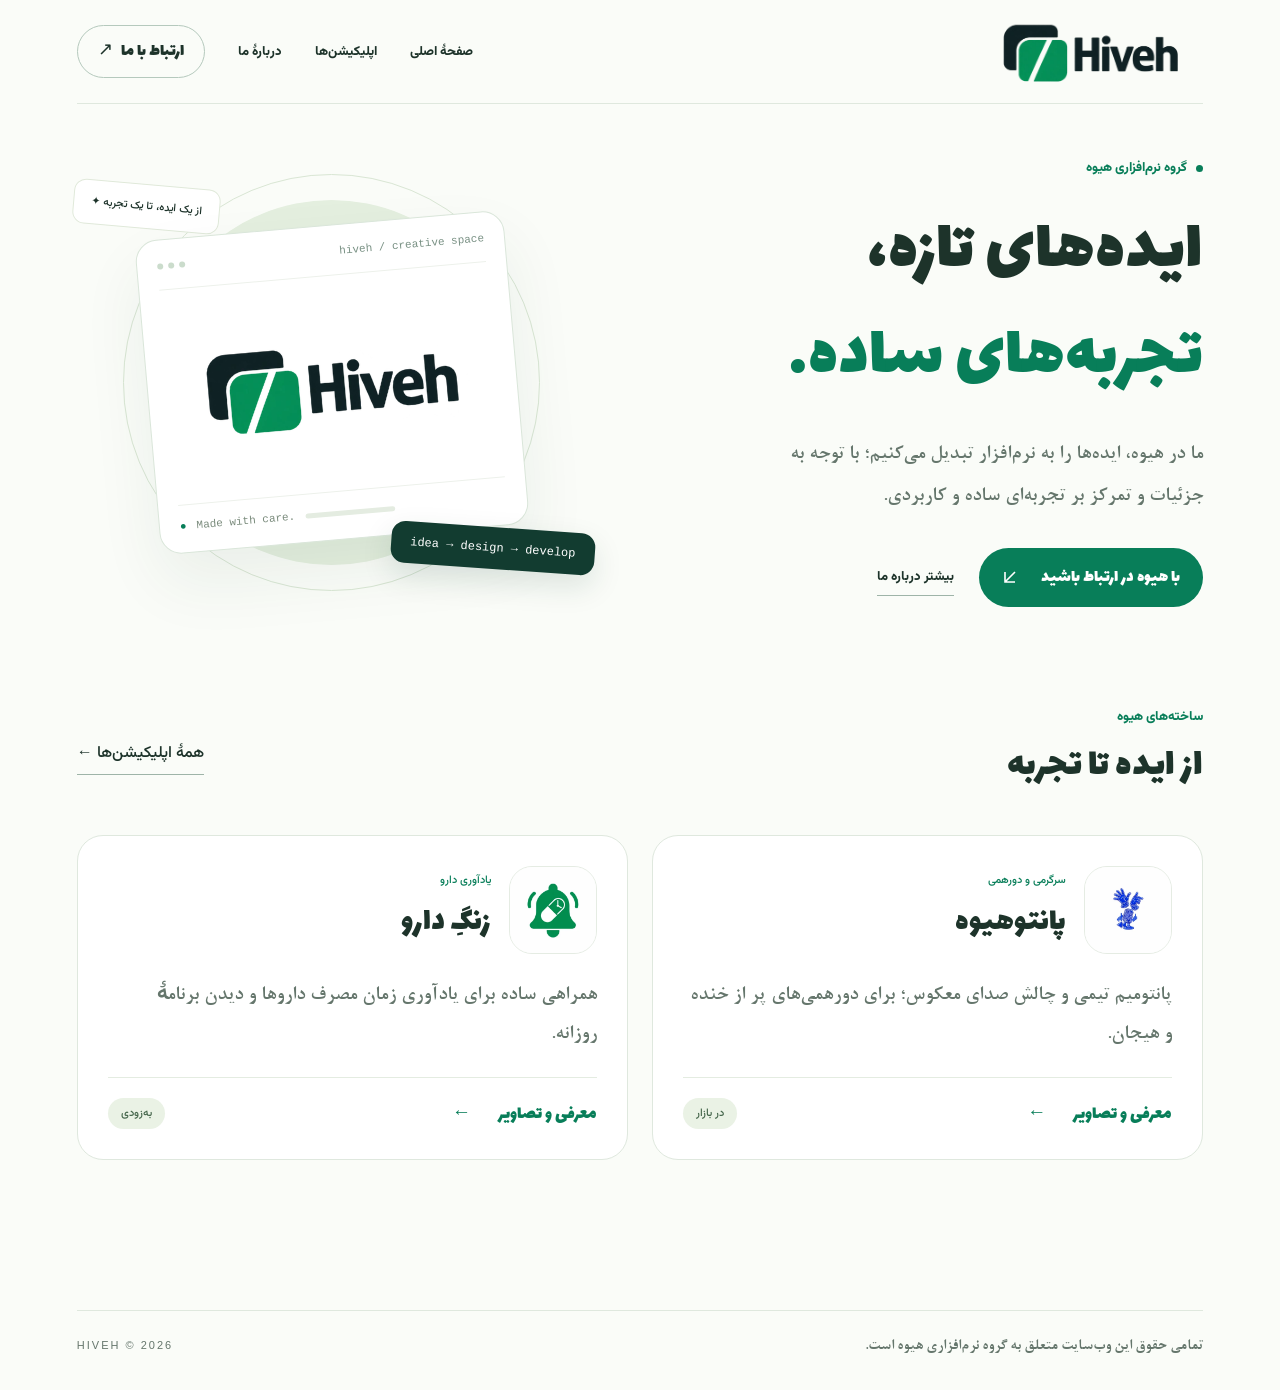
<file: index.html>
<!doctype html><html lang="fa" dir="rtl"><head><meta charset="utf-8"><meta name="viewport" content="width=device-width,initial-scale=1"><meta name="theme-color" content="#087e59"><title>گروه نرم‌افزاری هیوه | Hiveh</title><meta name="description" content="هیوه؛ گروه نرم‌افزاری و سازندهٔ پانتوهیوه و زنگ دارو."><meta name="robots" content="index,follow"><link rel="canonical" href="https://hivehstudio.github.io/"><link rel="icon" type="image/png" href="[data-uri]"><link rel="apple-touch-icon" href="[data-uri]"><meta property="og:title" content="گروه نرم‌افزاری هیوه | Hiveh"><meta property="og:description" content="هیوه؛ گروه نرم‌افزاری و سازندهٔ پانتوهیوه و زنگ دارو."><meta property="og:url" content="https://hivehstudio.github.io/"><meta property="og:type" content="website"><link rel="stylesheet" href="styles.css"></head><body><a class="skip-link" href="#content">رفتن به محتوا</a><div class="wrap"><header><a class="brand" href="/" aria-label="هیوه، صفحه اصلی"><img class="brand-logo" src="[data-uri]" alt="هیوه — Hiveh" width="225" height="75"></a><nav aria-label="فهرست اصلی"><a href="/">صفحهٔ اصلی</a><a href="apps.html">اپلیکیشن‌ها</a><a href="about.html">دربارهٔ ما</a><a class="nav-contact" href="contact.html">ارتباط با ما <span aria-hidden="true">↗</span></a></nav></header><main id="content"><section class="hero" id="home"><div><div class="eyebrow"><span class="dot"></span>گروه نرم‌افزاری هیوه</div><h1>ایده‌های تازه،<br><span>تجربه‌های ساده.</span></h1><p class="lead">ما در هیوه، ایده‌ها را به نرم‌افزار تبدیل می‌کنیم؛ با توجه به جزئیات و تمرکز بر تجربه‌ای ساده و کاربردی.</p><div class="actions"><a class="btn" href="contact.html">با هیوه در ارتباط باشید <svg aria-hidden="true" width="16" height="16" viewBox="0 0 16 16" fill="none" stroke="currentColor" stroke-width="1.6"><path d="M13 3 3 13M3 3v10h10"/></svg></a><a class="text-link" href="about.html">بیشتر درباره ما</a></div></div><div class="visual" aria-hidden="true"><div class="orb"></div><div class="tag">از یک ایده، تا یک تجربه ✦</div><div class="window"><div class="bar"><div class="lights"><i></i><i></i><i></i></div><span>hiveh / creative space</span></div><div class="graphic"><img class="hero-logo" src="[data-uri]" alt="" width="500" height="167"></div><div class="window-bottom"><span style="color:#087e59">●</span><span>Made with care.</span><span class="line"></span></div></div><div class="float">idea → design → develop</div></div></section><section class="home-apps" aria-labelledby="home-apps-title"><div class="apps-heading"><div><span class="section-label">ساخته‌های هیوه</span><h2 id="home-apps-title">از ایده تا تجربه</h2></div><a class="text-link" href="apps.html">همهٔ اپلیکیشن‌ها ←</a></div><div class="summary-grid"><article class="summary-card"><div class="app-identity"><img class="app-icon" src="[data-uri]" alt="لوگوی پانتوهیوه" width="88" height="88"><div><span class="app-category">سرگرمی و دورهمی</span><h3>پانتوهیوه</h3></div></div><p>پانتومیم تیمی و چالش صدای معکوس؛ برای دورهمی‌های پر از خنده و هیجان.</p><div class="summary-bottom"><a class="detail-link" href="pantohiveh.html">معرفی و تصاویر <span aria-hidden="true">←</span></a><span class="mini-status">در بازار</span></div></article><article class="summary-card"><div class="app-identity"><img class="app-icon" src="[data-uri]" alt="لوگوی زنگ دارو" width="88" height="88"><div><span class="app-category">یادآوری دارو</span><h3>زنگِ دارو</h3></div></div><p>همراهی ساده برای یادآوری زمان مصرف داروها و دیدن برنامهٔ روزانه.</p><div class="summary-bottom"><a class="detail-link" href="zange-daroo.html">معرفی و تصاویر <span aria-hidden="true">←</span></a><span class="mini-status">به‌زودی</span></div></article></div></section></main><footer><span>تمامی حقوق این وب‌سایت متعلق به گروه نرم‌افزاری هیوه است.</span><span class="english" lang="en">HIVEH © 2026</span></footer></div><script>if(location.pathname==='/'||location.pathname==='/index.html'){const old={'#apps':'apps.html','#about':'about.html','#contact':'contact.html'};if(old[location.hash])location.replace(old[location.hash]);}</script></body></html>
</file>
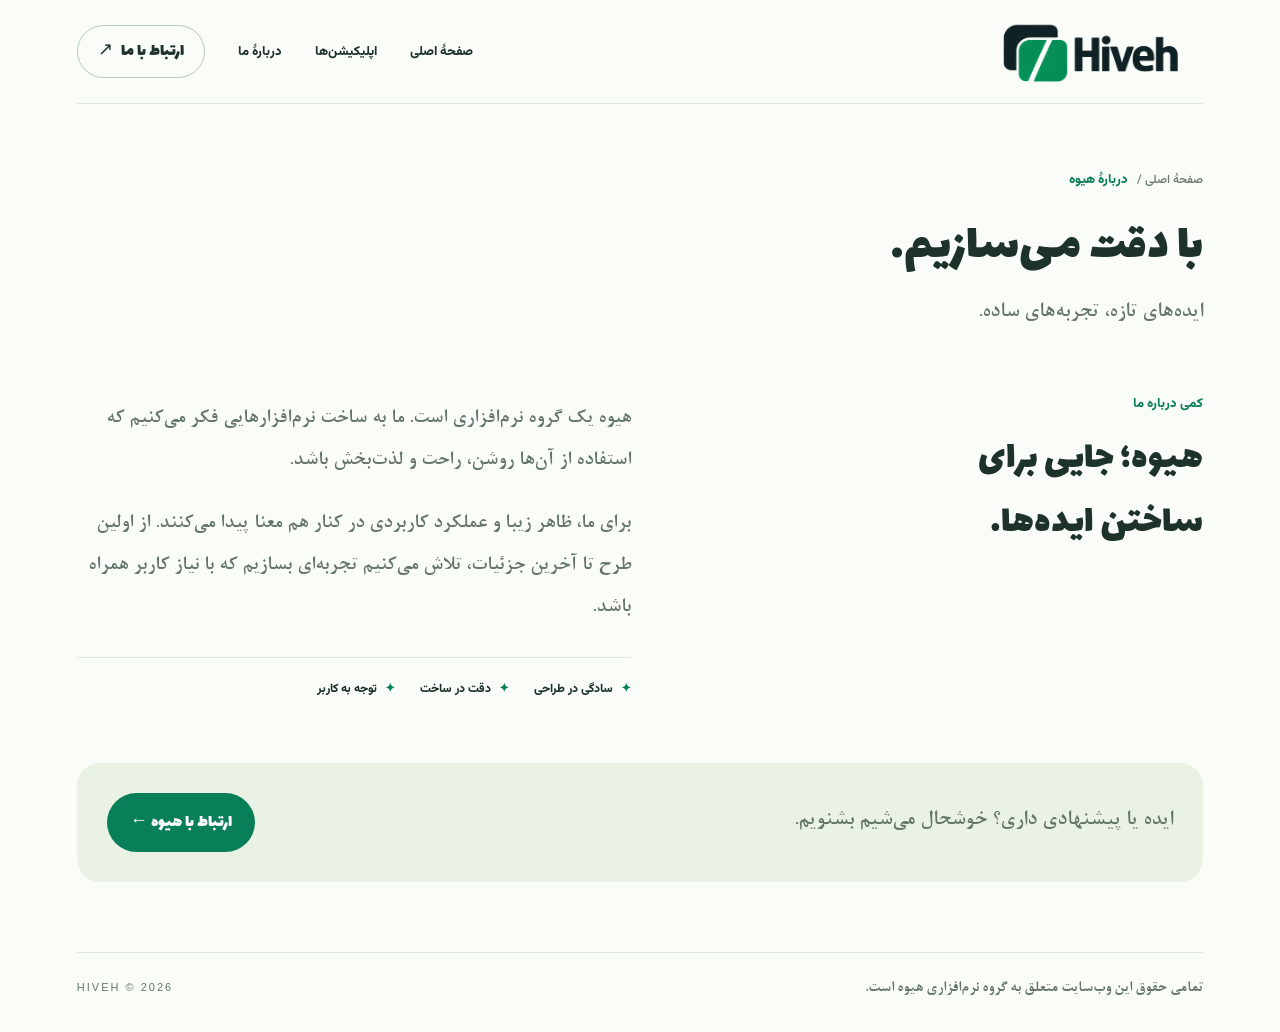
<file: about.html>
<!doctype html><html lang="fa" dir="rtl"><head><meta charset="utf-8"><meta name="viewport" content="width=device-width,initial-scale=1"><meta name="theme-color" content="#087e59"><title>دربارهٔ ما | هیوه</title><meta name="description" content="با گروه نرم‌افزاری هیوه و نگاه ما به طراحی و توسعه آشنا شوید."><meta name="robots" content="index,follow"><link rel="canonical" href="https://hivehstudio.github.io/about.html"><link rel="icon" type="image/png" href="[data-uri]"><link rel="apple-touch-icon" href="[data-uri]"><meta property="og:title" content="دربارهٔ ما | هیوه"><meta property="og:description" content="با گروه نرم‌افزاری هیوه و نگاه ما به طراحی و توسعه آشنا شوید."><meta property="og:url" content="https://hivehstudio.github.io/about.html"><meta property="og:type" content="website"><link rel="stylesheet" href="styles.css"></head><body><a class="skip-link" href="#content">رفتن به محتوا</a><div class="wrap"><header><a class="brand" href="/" aria-label="هیوه، صفحه اصلی"><img class="brand-logo" src="[data-uri]" alt="هیوه — Hiveh" width="225" height="75"></a><nav aria-label="فهرست اصلی"><a href="/">صفحهٔ اصلی</a><a href="apps.html">اپلیکیشن‌ها</a><a href="about.html">دربارهٔ ما</a><a class="nav-contact" href="contact.html">ارتباط با ما <span aria-hidden="true">↗</span></a></nav></header><main id="content"><div class="page-intro"><a class="back-link" href="/">صفحهٔ اصلی / </a><span class="section-label">دربارهٔ هیوه</span><h1>با دقت می‌سازیم.</h1><p>ایده‌های تازه، تجربه‌های ساده.</p></div><section class="about" id="about"><div><span class="section-label">کمی درباره ما</span><h2>هیوه؛ جایی برای<br>ساختن ایده‌ها.</h2></div><div><p>هیوه یک گروه نرم‌افزاری است. ما به ساخت نرم‌افزارهایی فکر می‌کنیم که استفاده از آن‌ها روشن، راحت و لذت‌بخش باشد.</p><p>برای ما، ظاهر زیبا و عملکرد کاربردی در کنار هم معنا پیدا می‌کنند. از اولین طرح تا آخرین جزئیات، تلاش می‌کنیم تجربه‌ای بسازیم که با نیاز کاربر همراه باشد.</p><div class="principles"><span><i>✦</i> سادگی در طراحی</span><span><i>✦</i> دقت در ساخت</span><span><i>✦</i> توجه به کاربر</span></div></div></section><div class="page-cta"><p>ایده یا پیشنهادی داری؟ خوشحال می‌شیم بشنویم.</p><a class="btn" href="contact.html">ارتباط با هیوه ←</a></div></main><footer><span>تمامی حقوق این وب‌سایت متعلق به گروه نرم‌افزاری هیوه است.</span><span class="english" lang="en">HIVEH © 2026</span></footer></div><script>if(location.pathname==='/'||location.pathname==='/index.html'){const old={'#apps':'apps.html','#about':'about.html','#contact':'contact.html'};if(old[location.hash])location.replace(old[location.hash]);}</script></body></html>
</file>
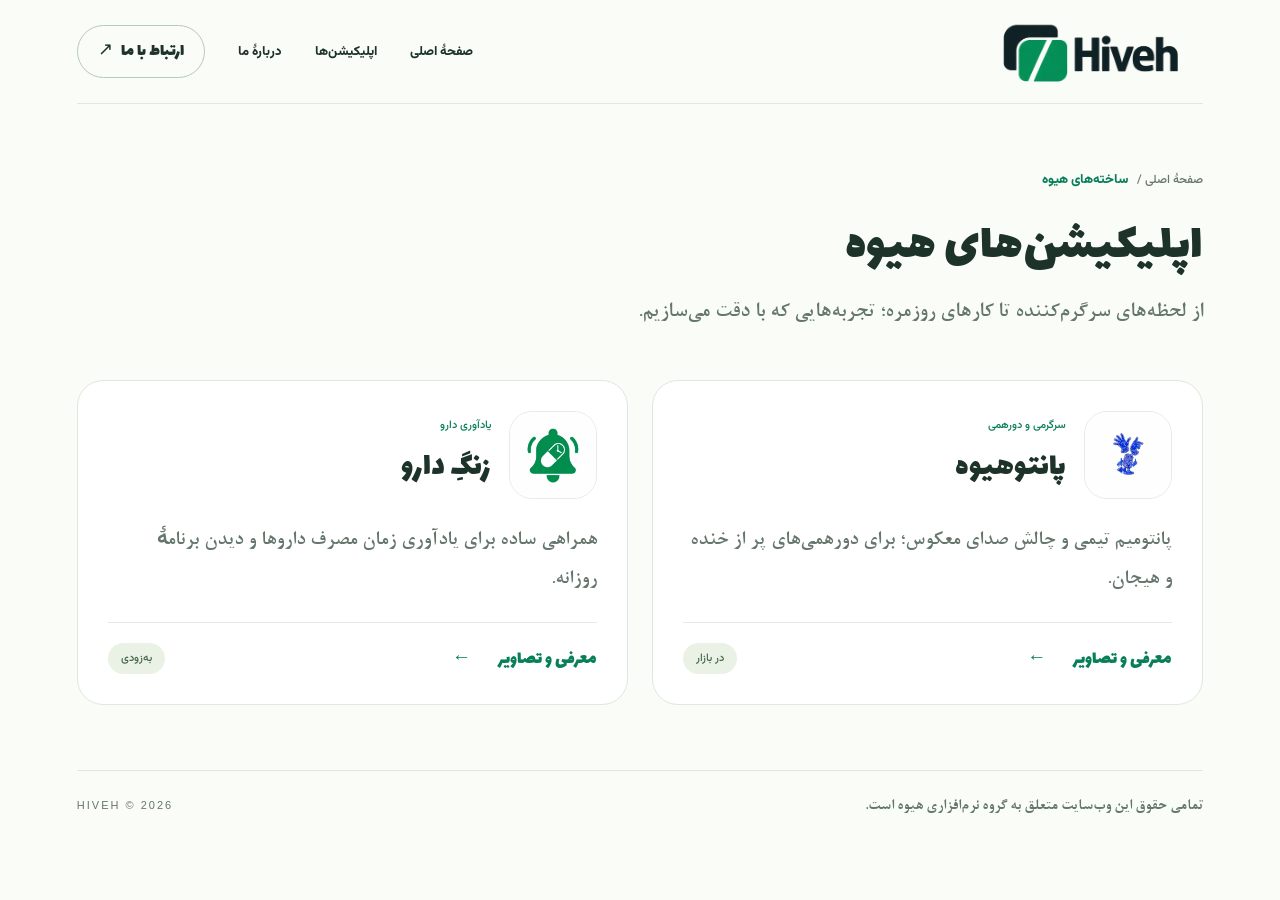
<file: apps.html>
<!doctype html><html lang="fa" dir="rtl"><head><meta charset="utf-8"><meta name="viewport" content="width=device-width,initial-scale=1"><meta name="theme-color" content="#087e59"><title>اپلیکیشن‌های هیوه | Hiveh</title><meta name="description" content="معرفی اپلیکیشن‌های گروه نرم‌افزاری هیوه؛ پانتوهیوه و زنگ دارو."><meta name="robots" content="index,follow"><link rel="canonical" href="https://hivehstudio.github.io/apps.html"><link rel="icon" type="image/png" href="[data-uri]"><link rel="apple-touch-icon" href="[data-uri]"><meta property="og:title" content="اپلیکیشن‌های هیوه | Hiveh"><meta property="og:description" content="معرفی اپلیکیشن‌های گروه نرم‌افزاری هیوه؛ پانتوهیوه و زنگ دارو."><meta property="og:url" content="https://hivehstudio.github.io/apps.html"><meta property="og:type" content="website"><link rel="stylesheet" href="styles.css"></head><body><a class="skip-link" href="#content">رفتن به محتوا</a><div class="wrap"><header><a class="brand" href="/" aria-label="هیوه، صفحه اصلی"><img class="brand-logo" src="[data-uri]" alt="هیوه — Hiveh" width="225" height="75"></a><nav aria-label="فهرست اصلی"><a href="/">صفحهٔ اصلی</a><a href="apps.html">اپلیکیشن‌ها</a><a href="about.html">دربارهٔ ما</a><a class="nav-contact" href="contact.html">ارتباط با ما <span aria-hidden="true">↗</span></a></nav></header><main id="content"><div class="page-intro"><a class="back-link" href="/">صفحهٔ اصلی / </a><span class="section-label">ساخته‌های هیوه</span><h1>اپلیکیشن‌های هیوه</h1><p>از لحظه‌های سرگرم‌کننده تا کارهای روزمره؛ تجربه‌هایی که با دقت می‌سازیم.</p></div><div class="summary-grid"><article class="summary-card"><div class="app-identity"><img class="app-icon" src="[data-uri]" alt="لوگوی پانتوهیوه" width="88" height="88"><div><span class="app-category">سرگرمی و دورهمی</span><h3>پانتوهیوه</h3></div></div><p>پانتومیم تیمی و چالش صدای معکوس؛ برای دورهمی‌های پر از خنده و هیجان.</p><div class="summary-bottom"><a class="detail-link" href="pantohiveh.html">معرفی و تصاویر <span aria-hidden="true">←</span></a><span class="mini-status">در بازار</span></div></article><article class="summary-card"><div class="app-identity"><img class="app-icon" src="[data-uri]" alt="لوگوی زنگ دارو" width="88" height="88"><div><span class="app-category">یادآوری دارو</span><h3>زنگِ دارو</h3></div></div><p>همراهی ساده برای یادآوری زمان مصرف داروها و دیدن برنامهٔ روزانه.</p><div class="summary-bottom"><a class="detail-link" href="zange-daroo.html">معرفی و تصاویر <span aria-hidden="true">←</span></a><span class="mini-status">به‌زودی</span></div></article></div></main><footer><span>تمامی حقوق این وب‌سایت متعلق به گروه نرم‌افزاری هیوه است.</span><span class="english" lang="en">HIVEH © 2026</span></footer></div><script>if(location.pathname==='/'||location.pathname==='/index.html'){const old={'#apps':'apps.html','#about':'about.html','#contact':'contact.html'};if(old[location.hash])location.replace(old[location.hash]);}</script></body></html>
</file>
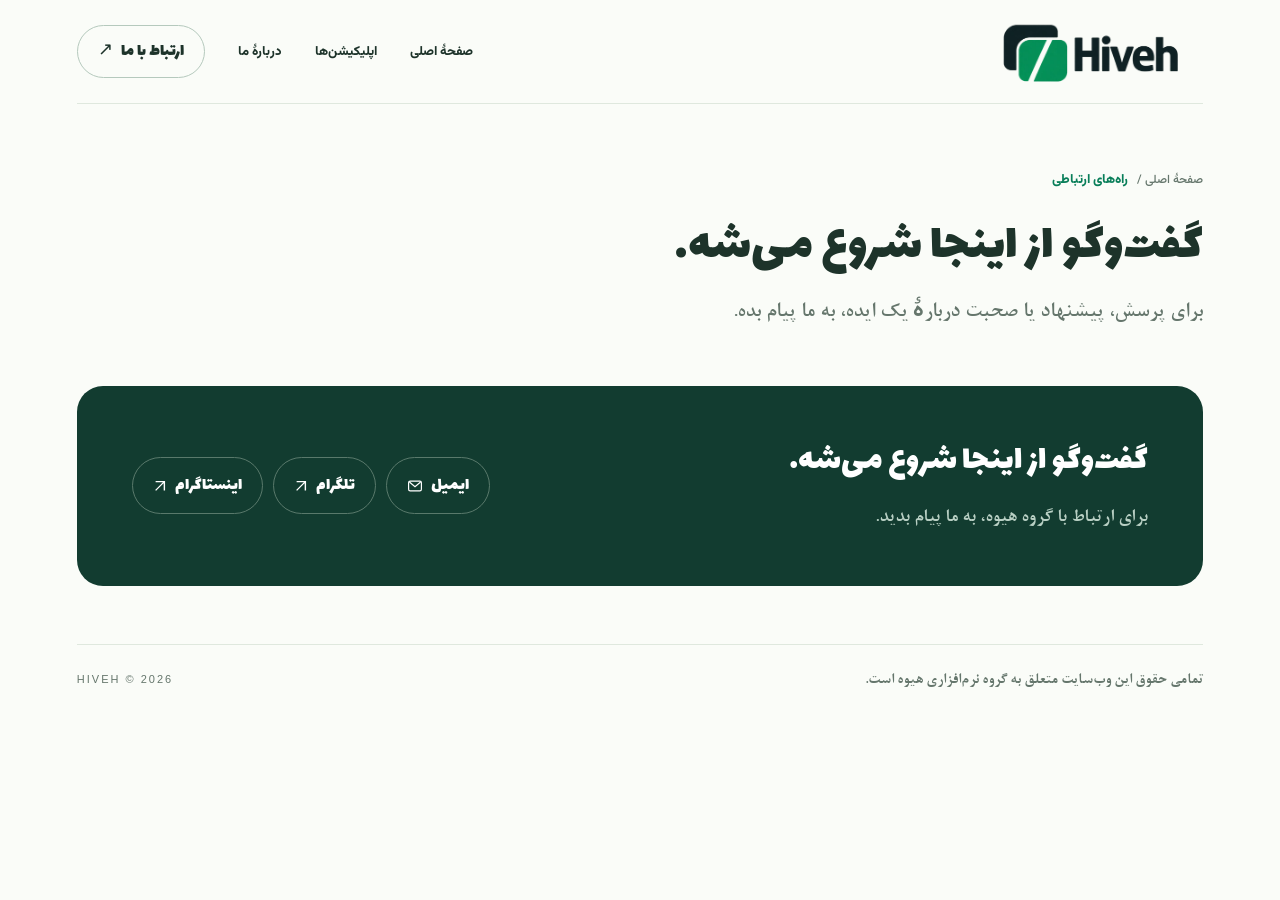
<file: contact.html>
<!doctype html><html lang="fa" dir="rtl"><head><meta charset="utf-8"><meta name="viewport" content="width=device-width,initial-scale=1"><meta name="theme-color" content="#087e59"><title>ارتباط با ما | هیوه</title><meta name="description" content="راه‌های ارتباط با گروه نرم‌افزاری هیوه؛ ایمیل، تلگرام و اینستاگرام."><meta name="robots" content="index,follow"><link rel="canonical" href="https://hivehstudio.github.io/contact.html"><link rel="icon" type="image/png" href="[data-uri]"><link rel="apple-touch-icon" href="[data-uri]"><meta property="og:title" content="ارتباط با ما | هیوه"><meta property="og:description" content="راه‌های ارتباط با گروه نرم‌افزاری هیوه؛ ایمیل، تلگرام و اینستاگرام."><meta property="og:url" content="https://hivehstudio.github.io/contact.html"><meta property="og:type" content="website"><link rel="stylesheet" href="styles.css"></head><body><a class="skip-link" href="#content">رفتن به محتوا</a><div class="wrap"><header><a class="brand" href="/" aria-label="هیوه، صفحه اصلی"><img class="brand-logo" src="[data-uri]" alt="هیوه — Hiveh" width="225" height="75"></a><nav aria-label="فهرست اصلی"><a href="/">صفحهٔ اصلی</a><a href="apps.html">اپلیکیشن‌ها</a><a href="about.html">دربارهٔ ما</a><a class="nav-contact" href="contact.html">ارتباط با ما <span aria-hidden="true">↗</span></a></nav></header><main id="content"><div class="page-intro"><a class="back-link" href="/">صفحهٔ اصلی / </a><span class="section-label">راه‌های ارتباطی</span><h1>گفت‌وگو از اینجا شروع می‌شه.</h1><p>برای پرسش، پیشنهاد یا صحبت دربارهٔ یک ایده، به ما پیام بده.</p></div><section class="contact" id="contact"><div><h2>گفت‌وگو از اینجا شروع می‌شه.</h2><p>برای ارتباط با گروه هیوه، به ما پیام بدید.</p></div><div class="contact-links"><a href="mailto:www.mr.havedanlu@gmail.com" aria-label="ارسال ایمیل به هیوه: www.mr.havedanlu@gmail.com">ایمیل <svg aria-hidden="true" width="16" height="16" viewBox="0 0 20 20" fill="none" stroke="currentColor" stroke-width="1.5"><rect x="2" y="4" width="16" height="12" rx="2"/><path d="m3 5 7 6 7-6"/></svg></a><a href="https://t.me/Abbashavedanlu24" target="_blank" rel="noopener noreferrer">تلگرام <svg aria-hidden="true" width="14" height="14" viewBox="0 0 16 16" fill="none" stroke="currentColor" stroke-width="1.6"><path d="M3 13 13 3M3 3h10v10"/></svg></a><a href="https://www.instagram.com/Abbashavedanlu.24/" target="_blank" rel="noopener noreferrer">اینستاگرام <svg aria-hidden="true" width="14" height="14" viewBox="0 0 16 16" fill="none" stroke="currentColor" stroke-width="1.6"><path d="M3 13 13 3M3 3h10v10"/></svg></a></div></section></main><footer><span>تمامی حقوق این وب‌سایت متعلق به گروه نرم‌افزاری هیوه است.</span><span class="english" lang="en">HIVEH © 2026</span></footer></div><script>if(location.pathname==='/'||location.pathname==='/index.html'){const old={'#apps':'apps.html','#about':'about.html','#contact':'contact.html'};if(old[location.hash])location.replace(old[location.hash]);}</script></body></html>
</file>
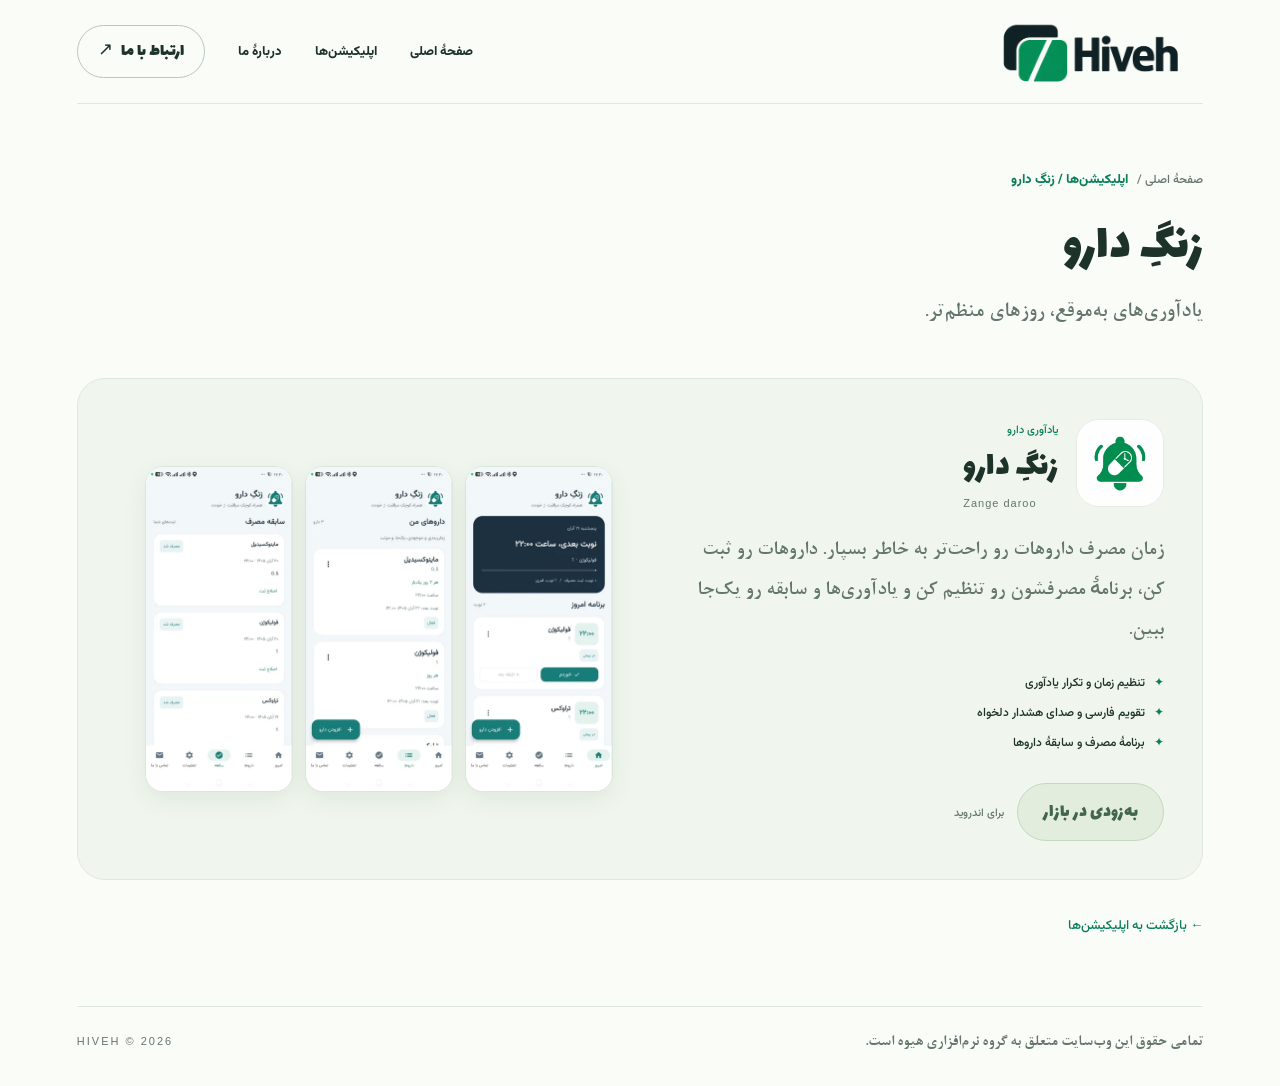
<file: zange-daroo.html>
<!doctype html><html lang="fa" dir="rtl"><head><meta charset="utf-8"><meta name="viewport" content="width=device-width,initial-scale=1"><meta name="theme-color" content="#087e59"><title>زنگِ دارو؛ معرفی اپلیکیشن | هیوه</title><meta name="description" content="زنگ دارو؛ اپلیکیشن فارسی یادآوری دارو با برنامهٔ مصرف و سابقه. به‌زودی در بازار."><meta name="robots" content="index,follow"><link rel="canonical" href="https://hivehstudio.github.io/zange-daroo.html"><link rel="icon" type="image/png" href="[data-uri]"><link rel="apple-touch-icon" href="[data-uri]"><meta property="og:title" content="زنگِ دارو؛ معرفی اپلیکیشن | هیوه"><meta property="og:description" content="زنگ دارو؛ اپلیکیشن فارسی یادآوری دارو با برنامهٔ مصرف و سابقه. به‌زودی در بازار."><meta property="og:url" content="https://hivehstudio.github.io/zange-daroo.html"><meta property="og:type" content="website"><link rel="stylesheet" href="styles.css"></head><body><a class="skip-link" href="#content">رفتن به محتوا</a><div class="wrap"><header><a class="brand" href="/" aria-label="هیوه، صفحه اصلی"><img class="brand-logo" src="[data-uri]" alt="هیوه — Hiveh" width="225" height="75"></a><nav aria-label="فهرست اصلی"><a href="/">صفحهٔ اصلی</a><a href="apps.html">اپلیکیشن‌ها</a><a href="about.html">دربارهٔ ما</a><a class="nav-contact" href="contact.html">ارتباط با ما <span aria-hidden="true">↗</span></a></nav></header><main id="content"><div class="page-intro"><a class="back-link" href="/">صفحهٔ اصلی / </a><span class="section-label">اپلیکیشن‌ها / زنگِ دارو</span><h1>زنگِ دارو</h1><p>یادآوری‌های به‌موقع، روزهای منظم‌تر.</p></div><article class="app-card daroo-card"><div class="app-info"><div class="app-identity"><img class="app-icon" src="[data-uri]" alt="لوگوی زنگ دارو" width="88" height="88"><div><span class="app-category">یادآوری دارو</span><h3>زنگِ دارو</h3><span class="app-english" lang="en" dir="ltr">Zange daroo</span></div></div><p class="app-description">زمان مصرف داروهات رو راحت‌تر به خاطر بسپار. داروهات رو ثبت کن، برنامهٔ مصرفشون رو تنظیم کن و یادآوری‌ها و سابقه رو یک‌جا ببین.</p><ul class="app-features"><li>تنظیم زمان و تکرار یادآوری</li><li>تقویم فارسی و صدای هشدار دلخواه</li><li>برنامهٔ مصرف و سابقهٔ داروها</li></ul><span class="app-coming">به‌زودی در بازار</span><span class="app-platform">برای اندروید</span></div><div class="app-gallery"><div class="app-screen"><img src="[data-uri]" alt="زنگ دارو؛ برنامه امروز" loading="lazy" width="300" height="650"></div><div class="app-screen"><img src="[data-uri]" alt="زنگ دارو؛ فهرست داروها" loading="lazy" width="300" height="650"></div><div class="app-screen"><img src="[data-uri]" alt="زنگ دارو؛ سابقه مصرف" loading="lazy" width="300" height="650"></div></div></article><a class="back-apps" href="apps.html">← بازگشت به اپلیکیشن‌ها</a></main><footer><span>تمامی حقوق این وب‌سایت متعلق به گروه نرم‌افزاری هیوه است.</span><span class="english" lang="en">HIVEH © 2026</span></footer></div><script>if(location.pathname==='/'||location.pathname==='/index.html'){const old={'#apps':'apps.html','#about':'about.html','#contact':'contact.html'};if(old[location.hash])location.replace(old[location.hash]);}</script></body></html>
</file>
